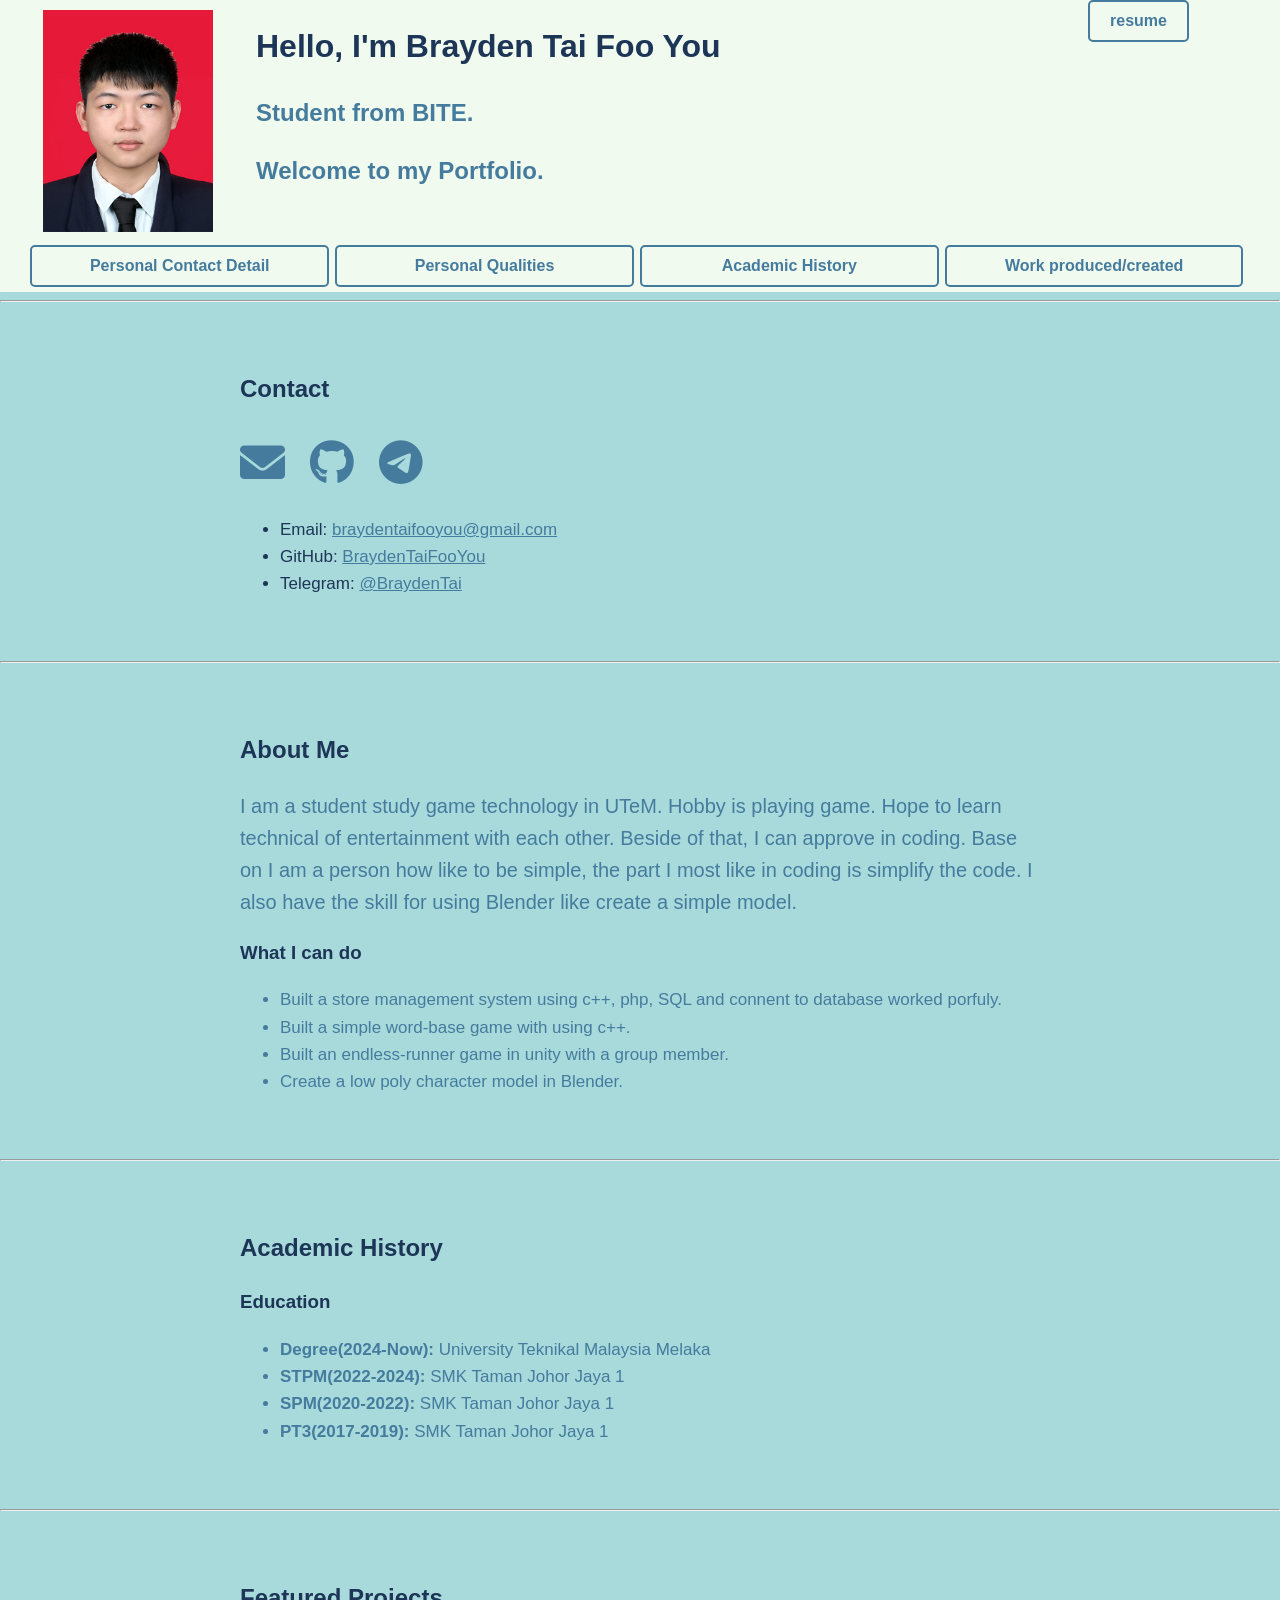
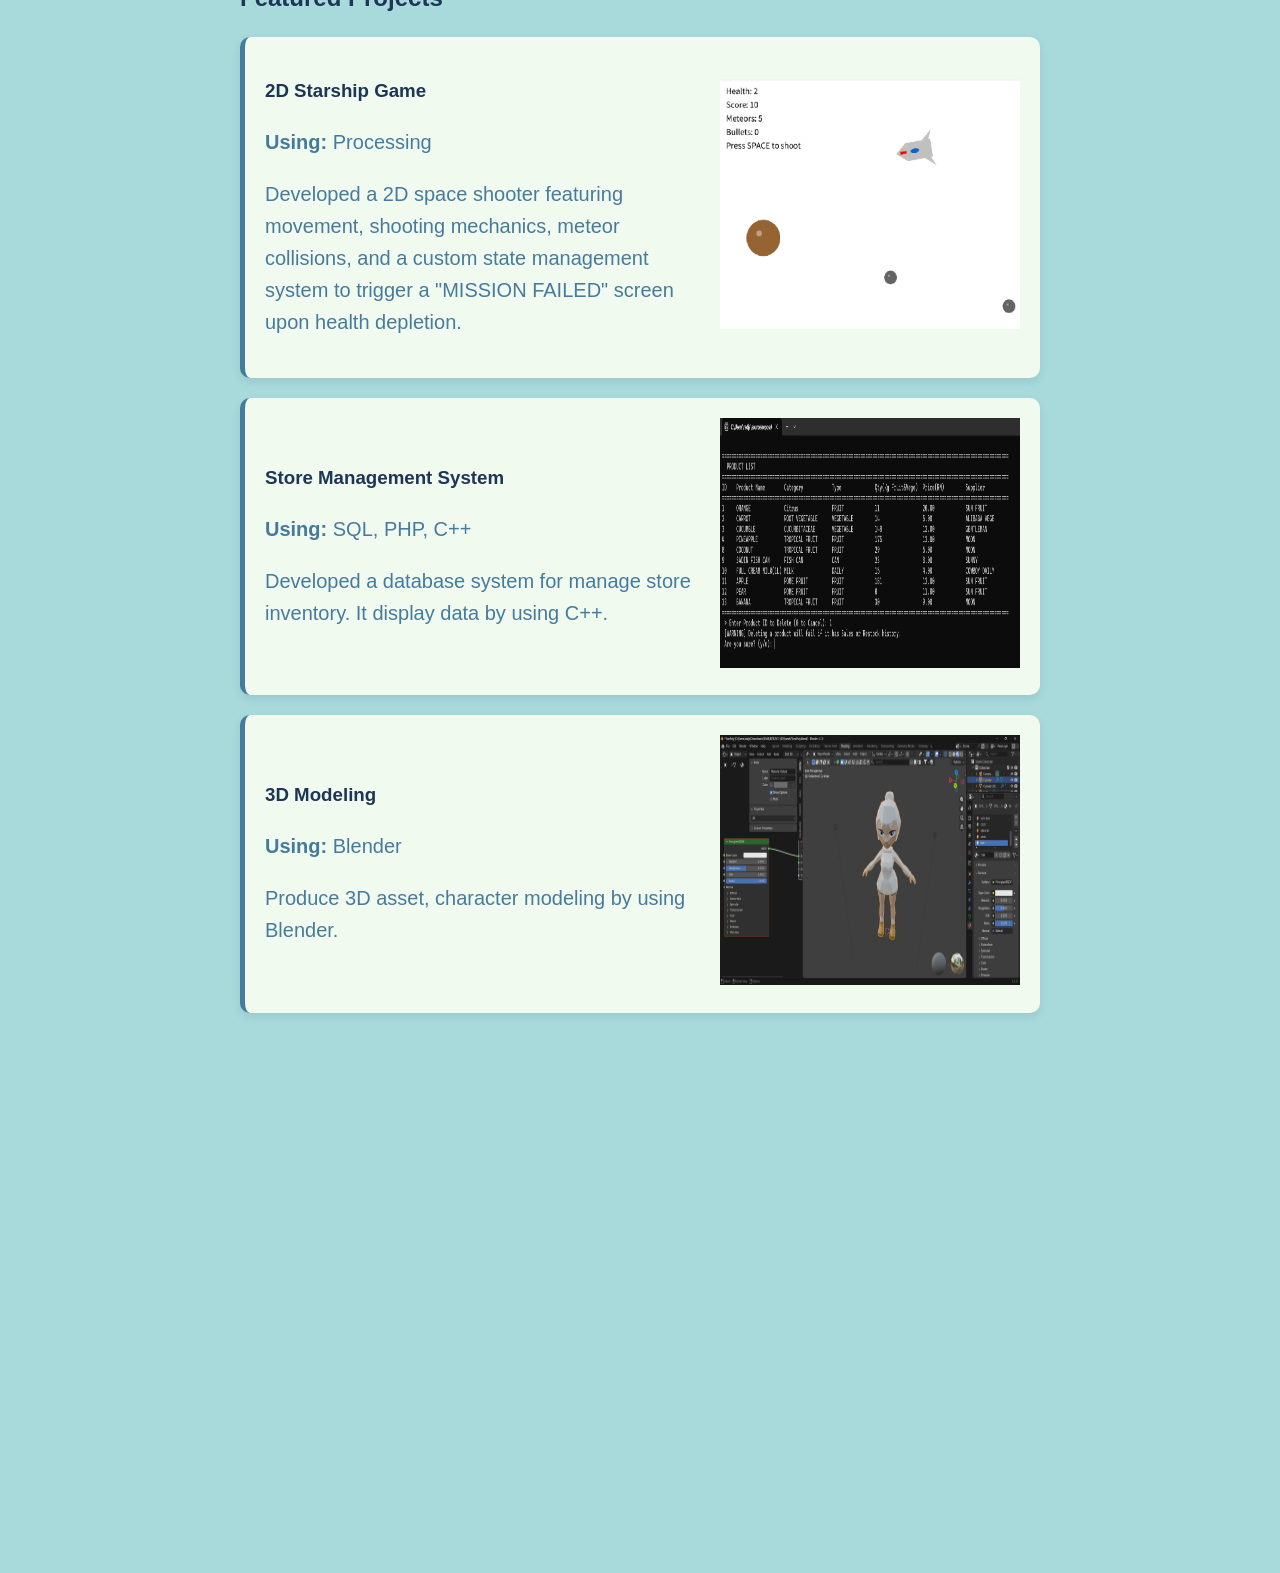
<file: index.html>
<!DOCTYPE html>
<html lang="en">
<head>
    <meta charset="UTF-8">
    <title>My Portfolio</title>
    <link rel="stylesheet" href="style.css">
    <link rel="stylesheet" href="https://cdnjs.cloudflare.com/ajax/libs/font-awesome/6.0.0/css/all.min.css">
</head>

<body>
    <header>
        <div class="myinfo">
            <a href="index.html" class="picture"><div><img src="Pic.jpg" width="170" height="222"></div></a>
            <div>
                <h1>Hello, I'm Brayden Tai Foo You</h1>
                <h2 class="header">Student from BITE.</h2>
                <h2 class="header">Welcome to my Portfolio.</h2>
            </div>
            <a href="resume.pdf" download><div><button class="navigation-btn">resume</button></div></a>
        </div>
    </header>

    <div class="navigationBar">
        <div class="navigation">
            <a href="contact.html"><button class="navigation-btn" data-target="contact">Personal Contact Detail</button></a>
            <a href="personal.html"><button class="navigation-btn" data-target="personal">Personal Qualities</button></a>
            <a href="academic.html"><button class="navigation-btn" data-target="academic">Academic History</button></a>
            <a href="produced.html"><button class="navigation-btn" data-target="produced">Work produced/created</button></a>
        </div>
    </div>
    
    <hr>

    <section id="contact">
        <h2>Contact</h2>
        
        <div class="contact-icons">
            <a href="mailto:braydentaifooyou@gmail.com" title="Email Me">
                <i class="fa-solid fa-envelope"></i>
            </a>
            <a href="https://github.com/BraydenTaiFooYou" target="_blank" title="My GitHub">
                <i class="fa-brands fa-github"></i>
            </a>
            <a href="https://t.me/BraydenTai" target="_blank" title="Message me on Telegram">
                <i class="fa-brands fa-telegram"></i>
            </a>
        </div>
        <ul>
            <li class="contact">Email: <a href="mailto:braydentaifooyou@gmail.com">braydentaifooyou@gmail.com</a></li>
            <li class="contact">GitHub: <a href="https://github.com/BraydenTaiFooYou" target="_blank">BraydenTaiFooYou</a></li>
            <li class="contact">Telegram: <a href="https://t.me/BraydenTai" target="_blank">@BraydenTai</a></li>

        </ul>
    </section>

    <hr>

    <section id="personal">
        <h2>About Me</h2>
        <p>I am a student study game technology in UTeM. Hobby is playing game. Hope to learn technical of entertainment with each other. Beside of that, I can approve in coding. Base on I am a person how like to be simple, the part I most like in coding is simplify the code. I also have the skill for using Blender like create a simple model.</p>
        <h3>What I can do</h3>
        <ul>
            <li>Built a store management system using c++, php, SQL and connent to database worked porfuly.</li>
            <li>Built a simple word-base game with using c++.</li>
            <li>Built an endless-runner game in unity with a group member.</li>
            <li>Create a low poly character model in Blender.</li>
        </ul>
        

    </section>

    <hr>

    <section id="academic">
        <h2>Academic History</h2>
        <h3>Education</h3>
        <ul>
            <li><strong>Degree(2024-Now): </strong>University Teknikal Malaysia Melaka</li>
            <li><Strong>STPM(2022-2024): </Strong>SMK Taman Johor Jaya 1</li>
            <li><strong>SPM(2020-2022): </strong>SMK Taman Johor Jaya 1</li>
            <li><strong>PT3(2017-2019): </strong>SMK Taman Johor Jaya 1</li>
        </ul>
    </section>

    

    <hr>

    <section id="produced">
        <h2>Featured Projects</h2>

        <article>
            <div class="project-text">
                <h3>2D Starship Game</h3>
                <p><strong>Using:</strong> Processing</p>
                <p>Developed a 2D space shooter featuring movement, shooting mechanics, meteor collisions, and a custom state management system to trigger a "MISSION FAILED" screen upon health depletion.</p>
            </div>
            <div class="project-image">
                <img src="starship.png" alt="starship game preview" width="300" height="250">
            </div>
        </article>

        <article>
            <div class="project-text">
                <h3>Store Management System</h3>
                <p><strong>Using:</strong> SQL, PHP, C++</p>
                <p>Developed a database system for manage store inventory. It display data by using C++.</p>
            </div>
            <div class="project-image">
                <img src="inventory.png" alt="Word base game preview" width="300" height="250">
            </div>
        </article>

        <article>
            <div class="project-text">
                <h3>3D Modeling</h3>
                <p><strong>Using:</strong> Blender</p>
                <p>Produce 3D asset, character modeling by using Blender.</p>
            </div>
            <div class="project-image">
                <img src="lowpoly.png" alt="Word base game preview" width="300" height="250">
            </div>
        </article>
    </section>
</body>
</html>
</file>
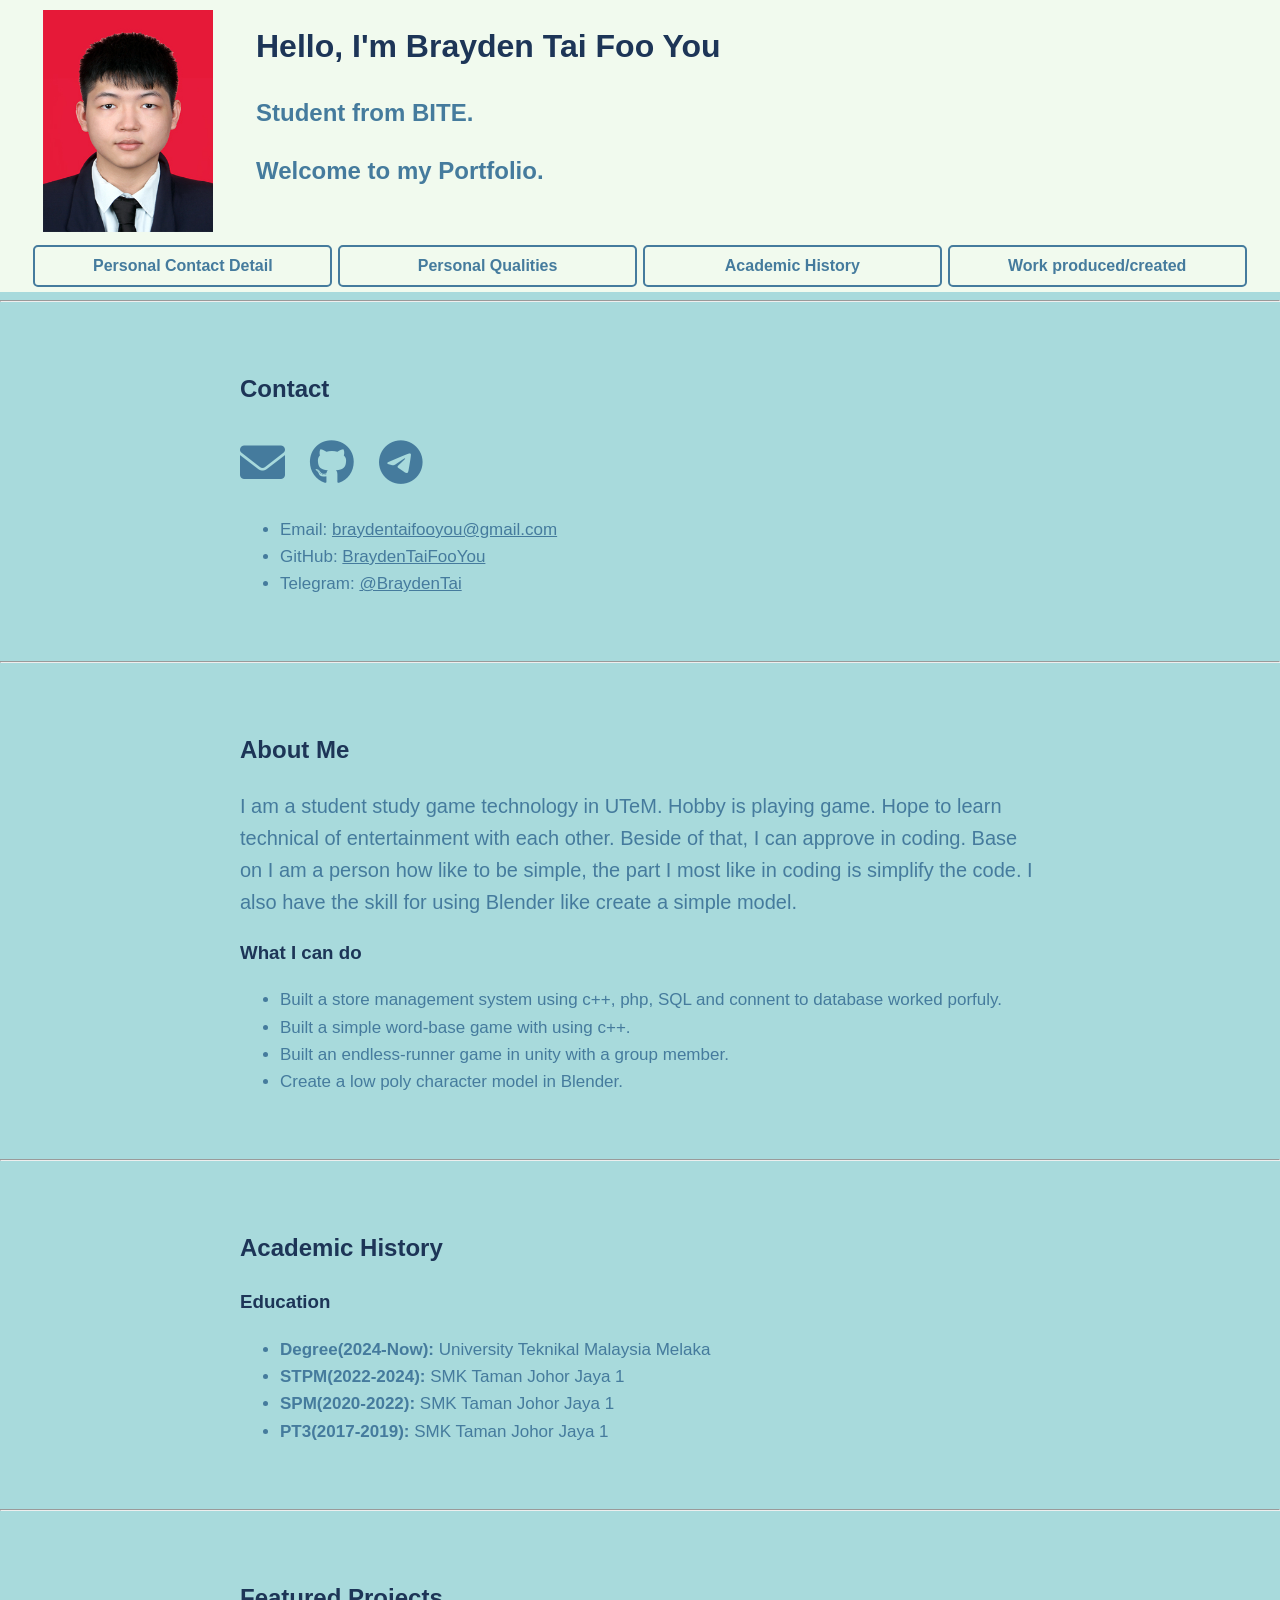
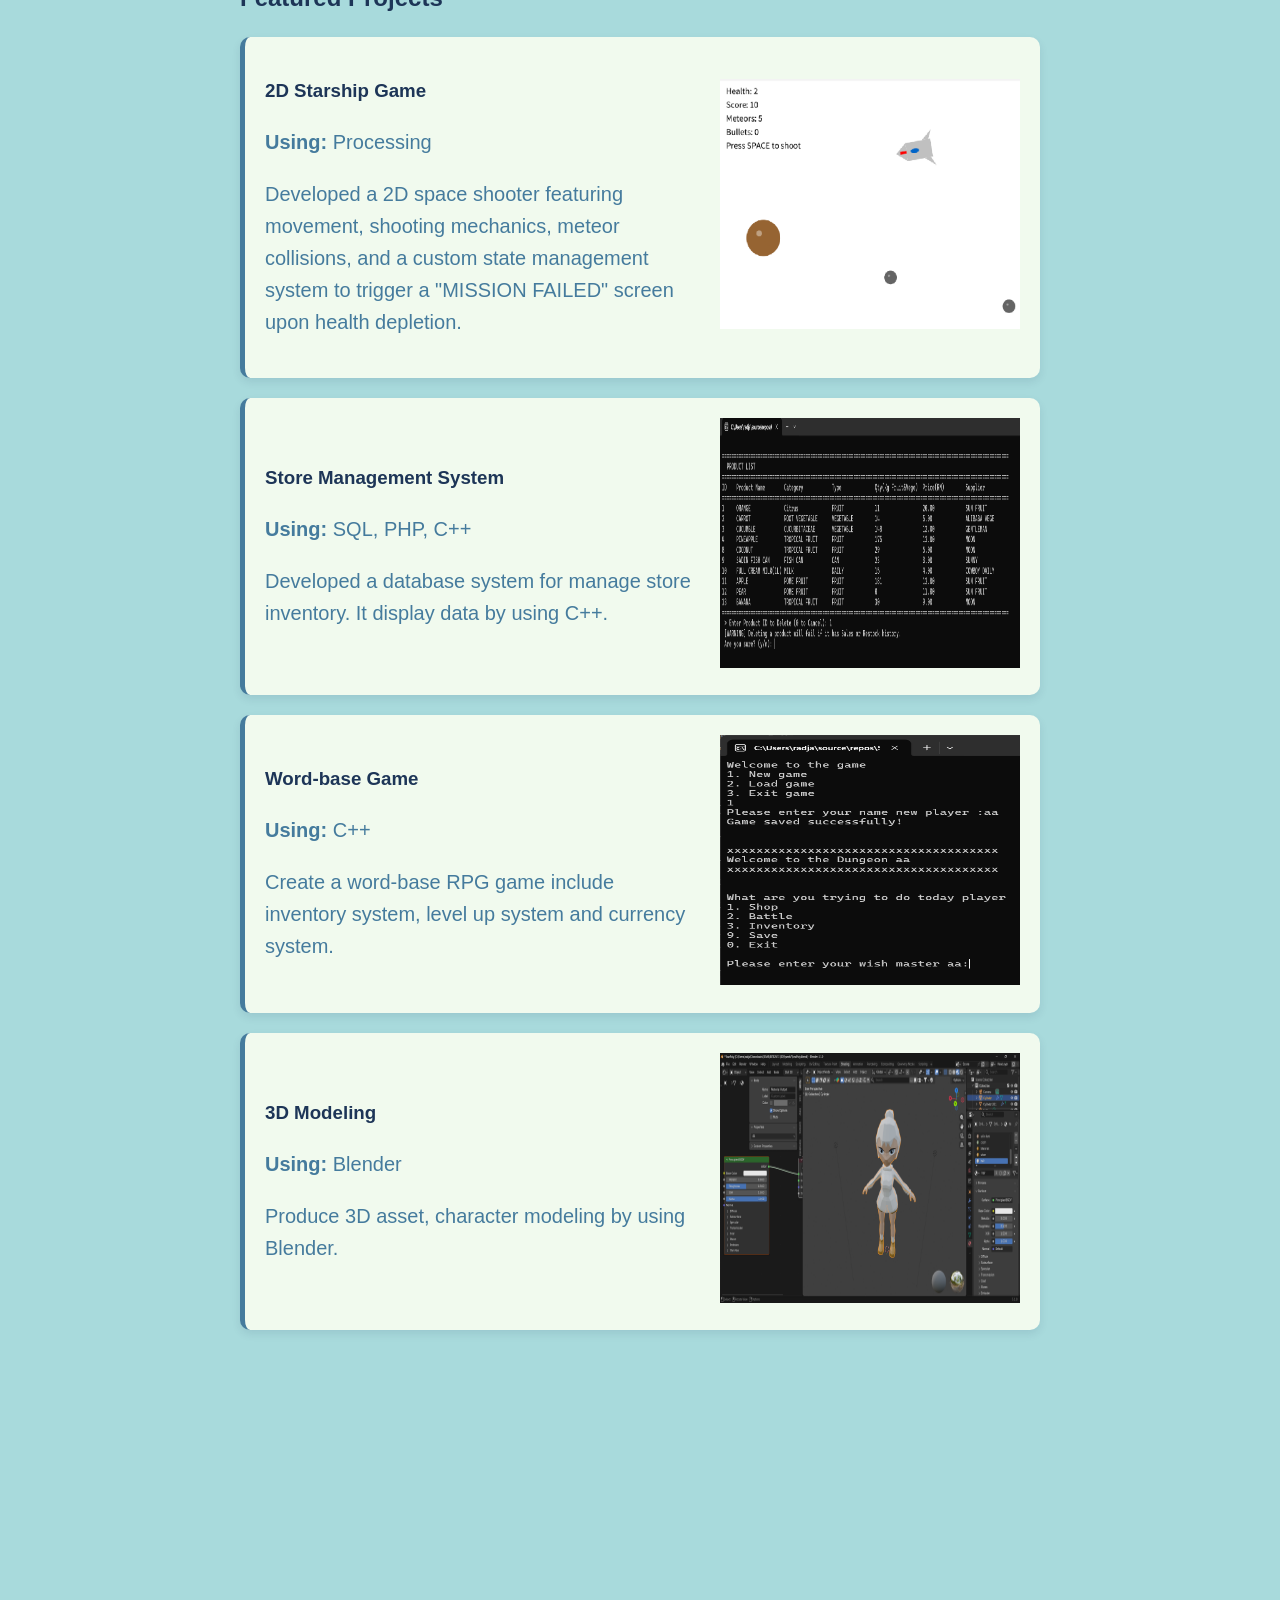
<file: Index.html>
<!DOCTYPE html>
<html lang="en">
<head>
    <meta charset="UTF-8">
    <title>My Portfolio</title>
    <link rel="stylesheet" href="style.css">
    <link rel="stylesheet" href="https://cdnjs.cloudflare.com/ajax/libs/font-awesome/6.0.0/css/all.min.css">
</head>

<body>
    <header>
        <div class="myinfo">
           <div class="picture"><img src="Pic.jpg" width="170" height="222"></div>
            <div>
            <h1>Hello, I'm Brayden Tai Foo You</h1>
            <h2 class="header">Student from BITE.</h2>
            <h2 class="header">Welcome to my Portfolio.</h2>
            </div>
        </div>
    </header>
    
    <div class="navigationBar">
            <div class="navigation">
                <button class="navigation-btn" data-target="contact">Personal Contact Detail</button>
                <button class="navigation-btn" data-target="personal">Personal Qualities</button>
                <button class="navigation-btn" data-target="academic">Academic History</button>
                <button class="navigation-btn" data-target="produced">Work produced/created</button>
            </div>
        </div>
    
    <hr>

    <section id="contact">
        <h2>Contact</h2>
        
        <div class="contact-icons">
            <a href="mailto:braydentaifooyou@gmail.com" title="Email Me">
                <i class="fa-solid fa-envelope"></i>
            </a>
            <a href="https://github.com/BraydenTaiFooYou" target="_blank" title="My GitHub">
                <i class="fa-brands fa-github"></i>
            </a>
            <a href="https://t.me/BraydenTai" target="_blank" title="Message me on Telegram">
                <i class="fa-brands fa-telegram"></i>
            </a>
        </div>
        <ul>
            <li>Email: <a href="mailto:braydentaifooyou@gmail.com">braydentaifooyou@gmail.com</a></li>
            <li>GitHub: <a href="https://github.com/BraydenTaiFooYou" target="_blank">BraydenTaiFooYou</a></li>
            <li>Telegram: <a href="https://t.me/BraydenTai" target="_blank">@BraydenTai</a></li>

        </ul>
    </section>

    <hr>

    <section id="personal">
        <h2>About Me</h2>
        <p>I am a student study game technology in UTeM. Hobby is playing game. Hope to learn technical of entertainment with each other. Beside of that, I can approve in coding. Base on I am a person how like to be simple, the part I most like in coding is simplify the code. I also have the skill for using Blender like create a simple model.</p>
        <h3>What I can do</h3>
        <ul>
            <li>Built a store management system using c++, php, SQL and connent to database worked porfuly.</li>
            <li>Built a simple word-base game with using c++.</li>
            <li>Built an endless-runner game in unity with a group member.</li>
            <li>Create a low poly character model in Blender.</li>
        </ul>
        

    </section>

    <hr>

    <section id="academic">
        <h2>Academic History</h2>
        <h3>Education</h3>
        <ul>
            <li><strong>Degree(2024-Now): </strong>University Teknikal Malaysia Melaka</li>
            <li><Strong>STPM(2022-2024): </Strong>SMK Taman Johor Jaya 1</li>
            <li><strong>SPM(2020-2022): </strong>SMK Taman Johor Jaya 1</li>
            <li><strong>PT3(2017-2019): </strong>SMK Taman Johor Jaya 1</li>
        </ul>
        

    </section>

    

    <hr>

    <section id="produced">
        <h2>Featured Projects</h2>

        <article>
            <div class="project-text">
                <h3>2D Starship Game</h3>
                <p><strong>Using:</strong> Processing</p>
                <p>Developed a 2D space shooter featuring movement, shooting mechanics, meteor collisions, and a custom state management system to trigger a "MISSION FAILED" screen upon health depletion.</p>
            </div>
            <div class="project-image">
                <img src="starship.png" alt="starship game preview" width="300" height="250">
            </div>
        </article>

        <article>
            <div class="project-text">
                <h3>Store Management System</h3>
                <p><strong>Using:</strong> SQL, PHP, C++</p>
                <p>Developed a database system for manage store inventory. It display data by using C++.</p>
            </div>
            <div class="project-image">
                <img src="inventory.png" alt="Word base game preview" width="300" height="250">
            </div>
        </article>

        <article>
            <div class="project-text">
                <h3>Word-base Game</h3>
                <p><strong>Using:</strong> C++</p>
                <p>Create a word-base RPG game include inventory system, level up system and currency system. </p>
            </div>
            <div class="project-image">
                <img src="wordbase.png" alt="Word base game preview" width="300" height="250">
            </div>
        </article>

        <article>
            <div class="project-text">
                <h3>3D Modeling</h3>
                <p><strong>Using:</strong> Blender</p>
                <p>Produce 3D asset, character modeling by using Blender.</p>
            </div>
            <div class="project-image">
                <img src="lowpoly.png" alt="Word base game preview" width="300" height="250">
            </div>
        </article>

    </section>

    <script>
    const navLinks = document.querySelectorAll(".navigation-btn");

    // 1. Make the buttons click to jump instantly to the section
    navLinks.forEach(btn => {
        btn.addEventListener("click", () => {
            const targetId = btn.getAttribute("data-target");
            document.getElementById(targetId).scrollIntoView();
        });
    });
</script>
</body>
</html>
</file>
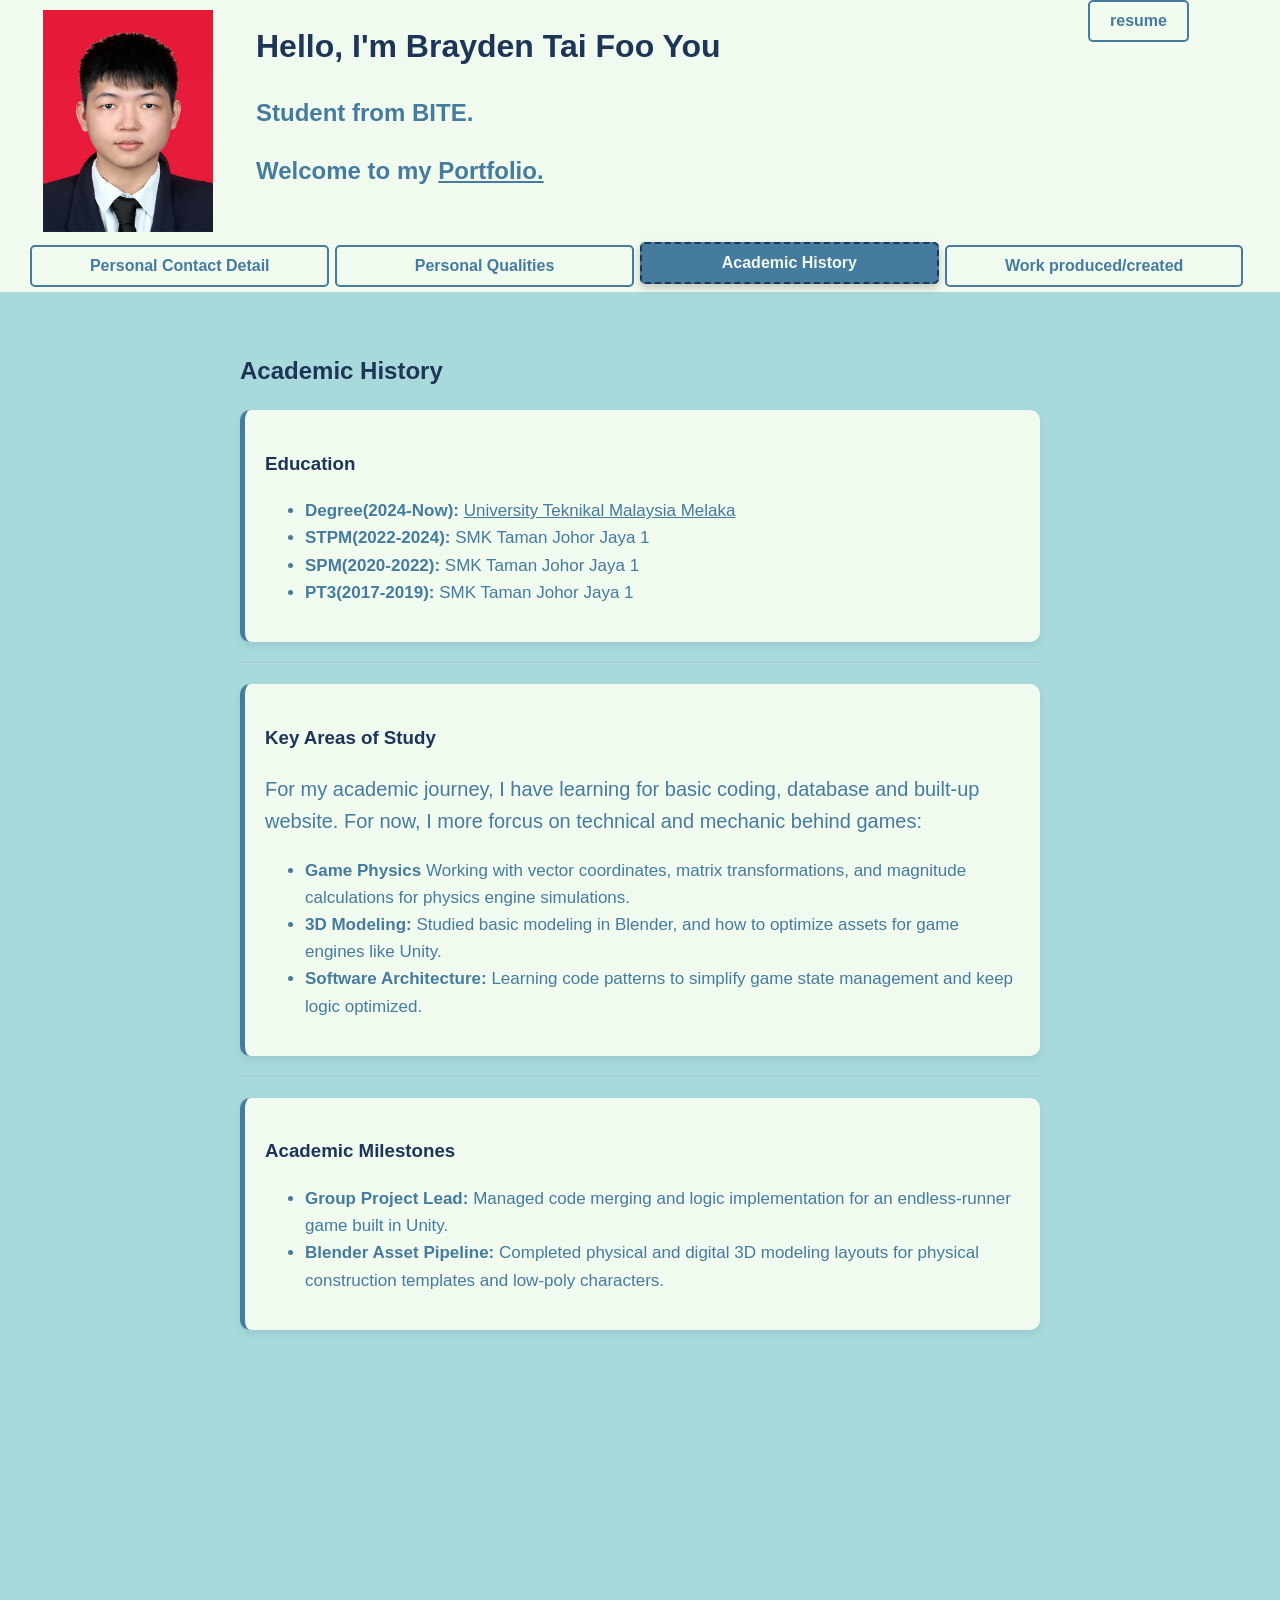
<file: academic.html>
<!DOCTYPE html>
<html lang="en">
<head>
    <meta charset="UTF-8">
    <title>My Portfolio</title>
    <link rel="stylesheet" href="style.css">
</head>

<body>
    <header>
        <div class="myinfo">
            <a href="index.html" class="picture"><div><img src="Pic.jpg" width="170" height="222"></div></a>
            <div>
                <h1>Hello, I'm Brayden Tai Foo You</h1>
                <h2 class="header">Student from BITE.</h2>
                <h2 class="header">Welcome to my <a href="index.html">Portfolio.</a></h2>
            </div>
            <a href="resume.pdf" download><div><button class="navigation-btn">resume</button></div></a>
        </div>
    </header>

    <div class="navigationBar">
        <div class="navigation">
            <a href="contact.html"><button class="navigation-btn" data-target="contact">Personal Contact Detail</button></a>
            <a href="personal.html"><button class="navigation-btn" data-target="personal">Personal Qualities</button></a>
            <a href="academic.html"><button class="navigation-btn-selected" data-target="academic">Academic History</button></a>
            <a href="produced.html"><button class="navigation-btn" data-target="produced">Work produced/created</button></a>
        </div>
    </div>

    <section>
        <h2>Academic History</h2>
        <article>
            <div class="project-text">
                <h3>Education</h3>
                <ul>
                    <li><strong>Degree(2024-Now): </strong><a href="https://www.utem.edu.my/">University Teknikal Malaysia Melaka</a></li>
                    <li><Strong>STPM(2022-2024): </Strong>SMK Taman Johor Jaya 1</li>
                    <li><strong>SPM(2020-2022): </strong>SMK Taman Johor Jaya 1</li>
                    <li><strong>PT3(2017-2019): </strong>SMK Taman Johor Jaya 1</li>
                </ul>
            </div>
        </article>
    <hr style="margin: 20px 0; opacity: 0.2;">
        <article>
            <div class="project-text">
                <h3>Key Areas of Study</h3>
                <p>For my academic journey, I have learning for basic coding, database and built-up website. For now, I more forcus on technical and mechanic behind games:</p>
                
                <ul>
                    <li><strong>Game Physics</strong> Working with vector coordinates, matrix transformations, and magnitude calculations for physics engine simulations.</li>
                    <li><strong>3D Modeling:</strong> Studied basic modeling in Blender, and how to optimize assets for game engines like Unity.</li>
                    <li><strong>Software Architecture:</strong> Learning code patterns to simplify game state management and keep logic optimized.</li>
                </ul>
            </div>
        </article>
    <hr style="margin: 20px 0; opacity: 0.2;">
        <article>
            <div class="project-text">
                <h3>Academic Milestones</h3>
                <ul>
                    <li><strong>Group Project Lead:</strong> Managed code merging and logic implementation for an endless-runner game built in Unity.</li>
                    <li><strong>Blender Asset Pipeline:</strong> Completed physical and digital 3D modeling layouts for physical construction templates and low-poly characters.</li>
                </ul>
            </div>
        </article>
    </section>
</body>
</html>
</file>
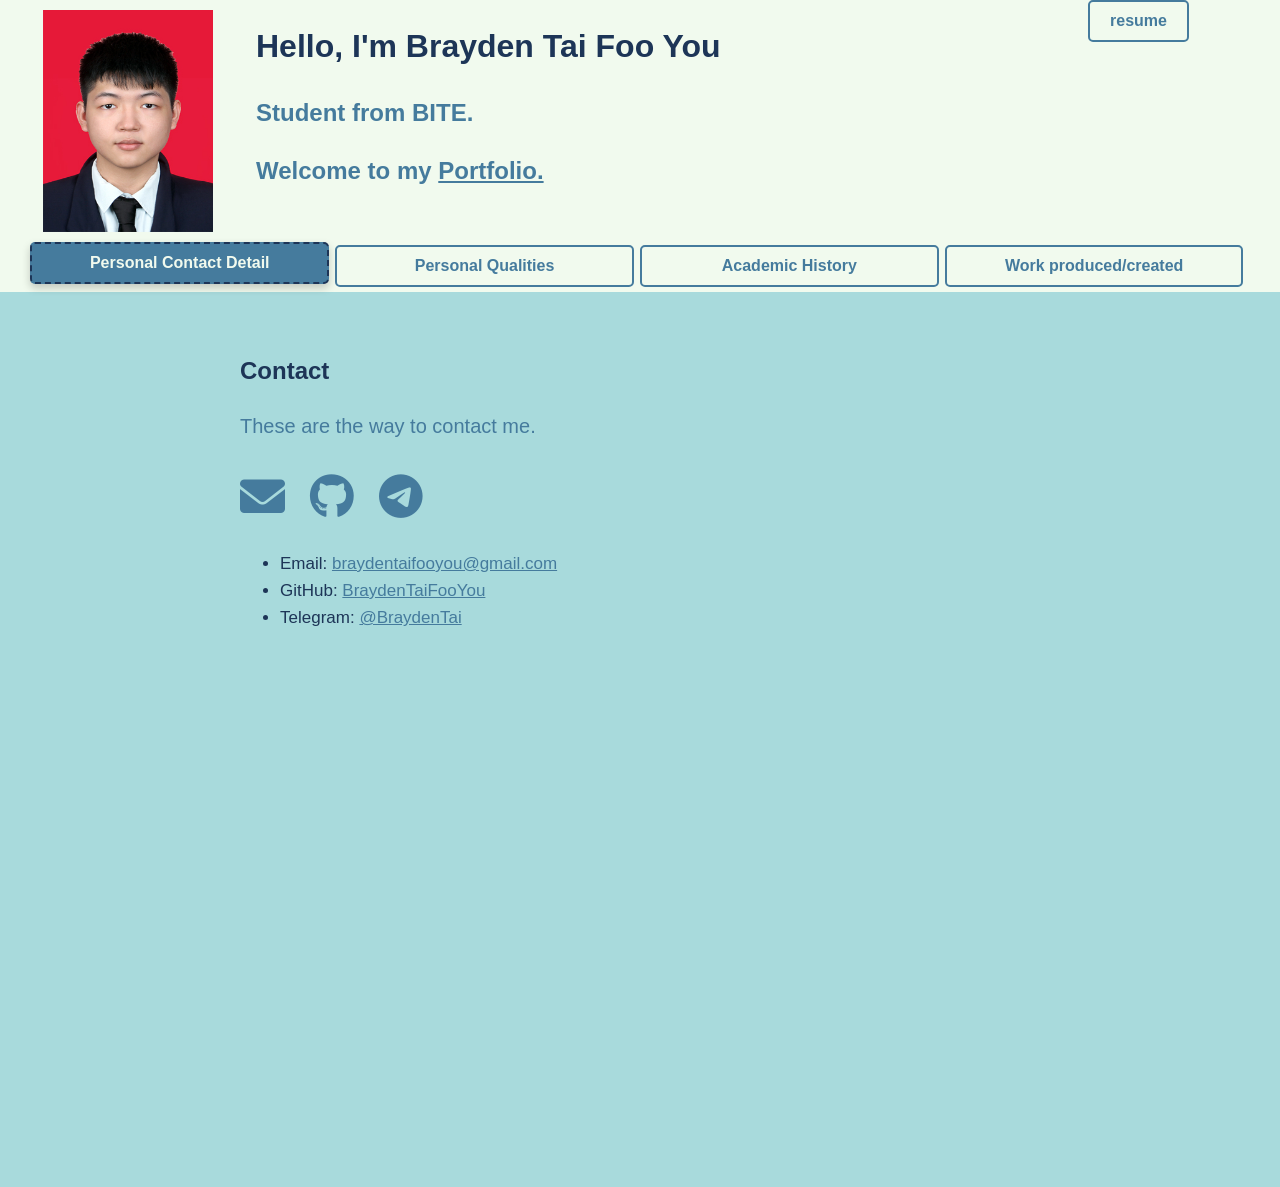
<file: contact.html>
<!DOCTYPE html>
<html lang="en">
<head>
    <meta charset="UTF-8">
    <title>My Portfolio</title>
    <link rel="stylesheet" href="style.css">
    <link rel="stylesheet" href="https://cdnjs.cloudflare.com/ajax/libs/font-awesome/6.0.0/css/all.min.css">
</head>

<body>
    <header>
        <div class="myinfo">
            <a href="index.html" class="picture"><div><img src="Pic.jpg" width="170" height="222"></div></a>
            <div>
                <h1>Hello, I'm Brayden Tai Foo You</h1>
                <h2 class="header">Student from BITE.</h2>
                <h2 class="header">Welcome to my <a href="index.html">Portfolio.</a></h2>
            </div>
            <a href="resume.pdf" download><div><button class="navigation-btn">resume</button></div></a>
        </div>
    </header>

    <div class="navigationBar">
        <div class="navigation">
            <a href="contact.html"><button class="navigation-btn-selected" data-target="contact">Personal Contact Detail</button></a>
            <a href="personal.html"><button class="navigation-btn" data-target="personal">Personal Qualities</button></a>
            <a href="academic.html"><button class="navigation-btn" data-target="academic">Academic History</button></a>
            <a href="produced.html"><button class="navigation-btn" data-target="produced">Work produced/created</button></a>
        </div>
    </div>

    <section>
        <h2>Contact</h2>
        <p>These are the way to contact me.</p>
        <div class="contact-icons">
            <a href="mailto:braydentaifooyou@gmail.com" title="Email Me">
                <i class="fa-solid fa-envelope"></i>
            </a>
            <a href="https://github.com/BraydenTaiFooYou" target="_blank" title="My GitHub">
                <i class="fa-brands fa-github"></i>
            </a>
            <a href="https://t.me/BraydenTai" target="_blank" title="Message me on Telegram">
                <i class="fa-brands fa-telegram"></i>
            </a>
        </div>
        <ul>
            <li class="contact">Email: <a href="mailto:braydentaifooyou@gmail.com">braydentaifooyou@gmail.com</a></li>
            <li class="contact">GitHub: <a href="https://github.com/BraydenTaiFooYou" target="_blank">BraydenTaiFooYou</a></li>
            <li class="contact">Telegram: <a href="https://t.me/BraydenTai" target="_blank">@BraydenTai</a></li>

        </ul>
    </section>
    </body>
    </html>
</file>
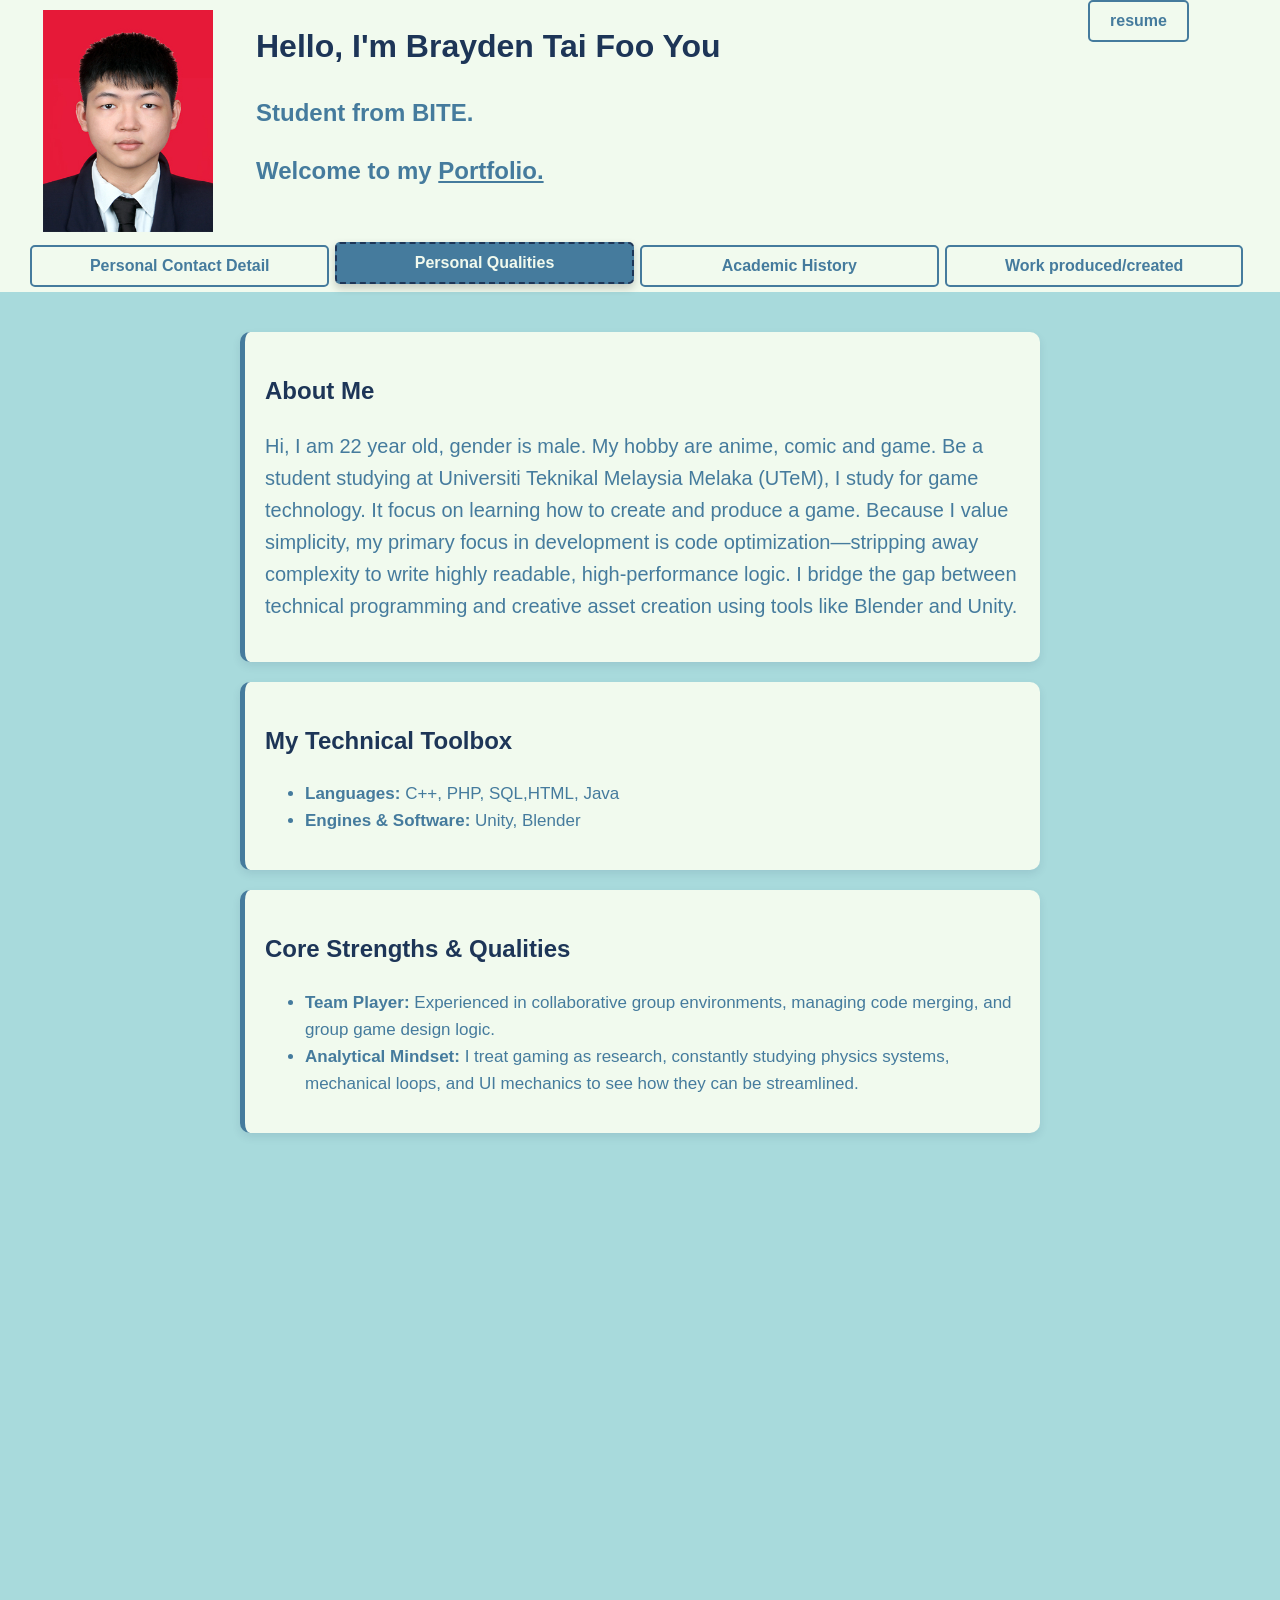
<file: personal.html>
<!DOCTYPE html>
<html lang="en">
<head>
    <meta charset="UTF-8">
    <title>My Portfolio</title>
    <link rel="stylesheet" href="style.css">
</head>

<body>
    <header>
        <div class="myinfo">
            <a href="index.html" class="picture"><div><img src="Pic.jpg" width="170" height="222"></div></a>
            <div>
                <h1>Hello, I'm Brayden Tai Foo You</h1>
                <h2 class="header">Student from BITE.</h2>
                <h2 class="header">Welcome to my <a href="index.html">Portfolio.</a></h2>
            </div>
            <a href="resume.pdf" download><div><button class="navigation-btn">resume</button></div></a>
        </div>
    </header>

    <div class="navigationBar">
        <div class="navigation">
            <a href="contact.html"><button class="navigation-btn" data-target="contact">Personal Contact Detail</button></a>
            <a href="personal.html"><button class="navigation-btn-selected" data-target="personal">Personal Qualities</button></a>
            <a href="academic.html"><button class="navigation-btn" data-target="academic">Academic History</button></a>
            <a href="produced.html"><button class="navigation-btn" data-target="produced">Work produced/created</button></a>
        </div>
    </div>

    <section>
        <article>
            <div class="project-text">
                <h2>About Me</h2>
                <p>Hi, I am 22 year old, gender is male. My hobby are anime, comic and game. Be a student studying at Universiti Teknikal Melaysia Melaka (UTeM), I study for game technology. It focus on learning how to create and produce a game. Because I value simplicity, my primary focus in development is code optimization—stripping away complexity to write highly readable, high-performance logic. I bridge the gap between technical programming and creative asset creation using tools like Blender and Unity.</p>
            </div>
        </article>
        <article>
            <div class="project-text">
                <h2>My Technical Toolbox</h2>
                <ul>
                    <li><strong>Languages:</strong> C++, PHP, SQL,HTML, Java</li>
                    <li><strong>Engines & Software:</strong> Unity, Blender</li>
                </ul>
            </div>
        </article>
        <article>
            <div class="project-text">
                <h2>Core Strengths & Qualities</h2>
                <ul>
                    <li><strong>Team Player:</strong> Experienced in collaborative group environments, managing code merging, and group game design logic.</li>
                    <li><strong>Analytical Mindset:</strong> I treat gaming as research, constantly studying physics systems, mechanical loops, and UI mechanics to see how they can be streamlined.</li>
                </ul>
            </div>
        </article>

</section>
</body>
</html>
</file>
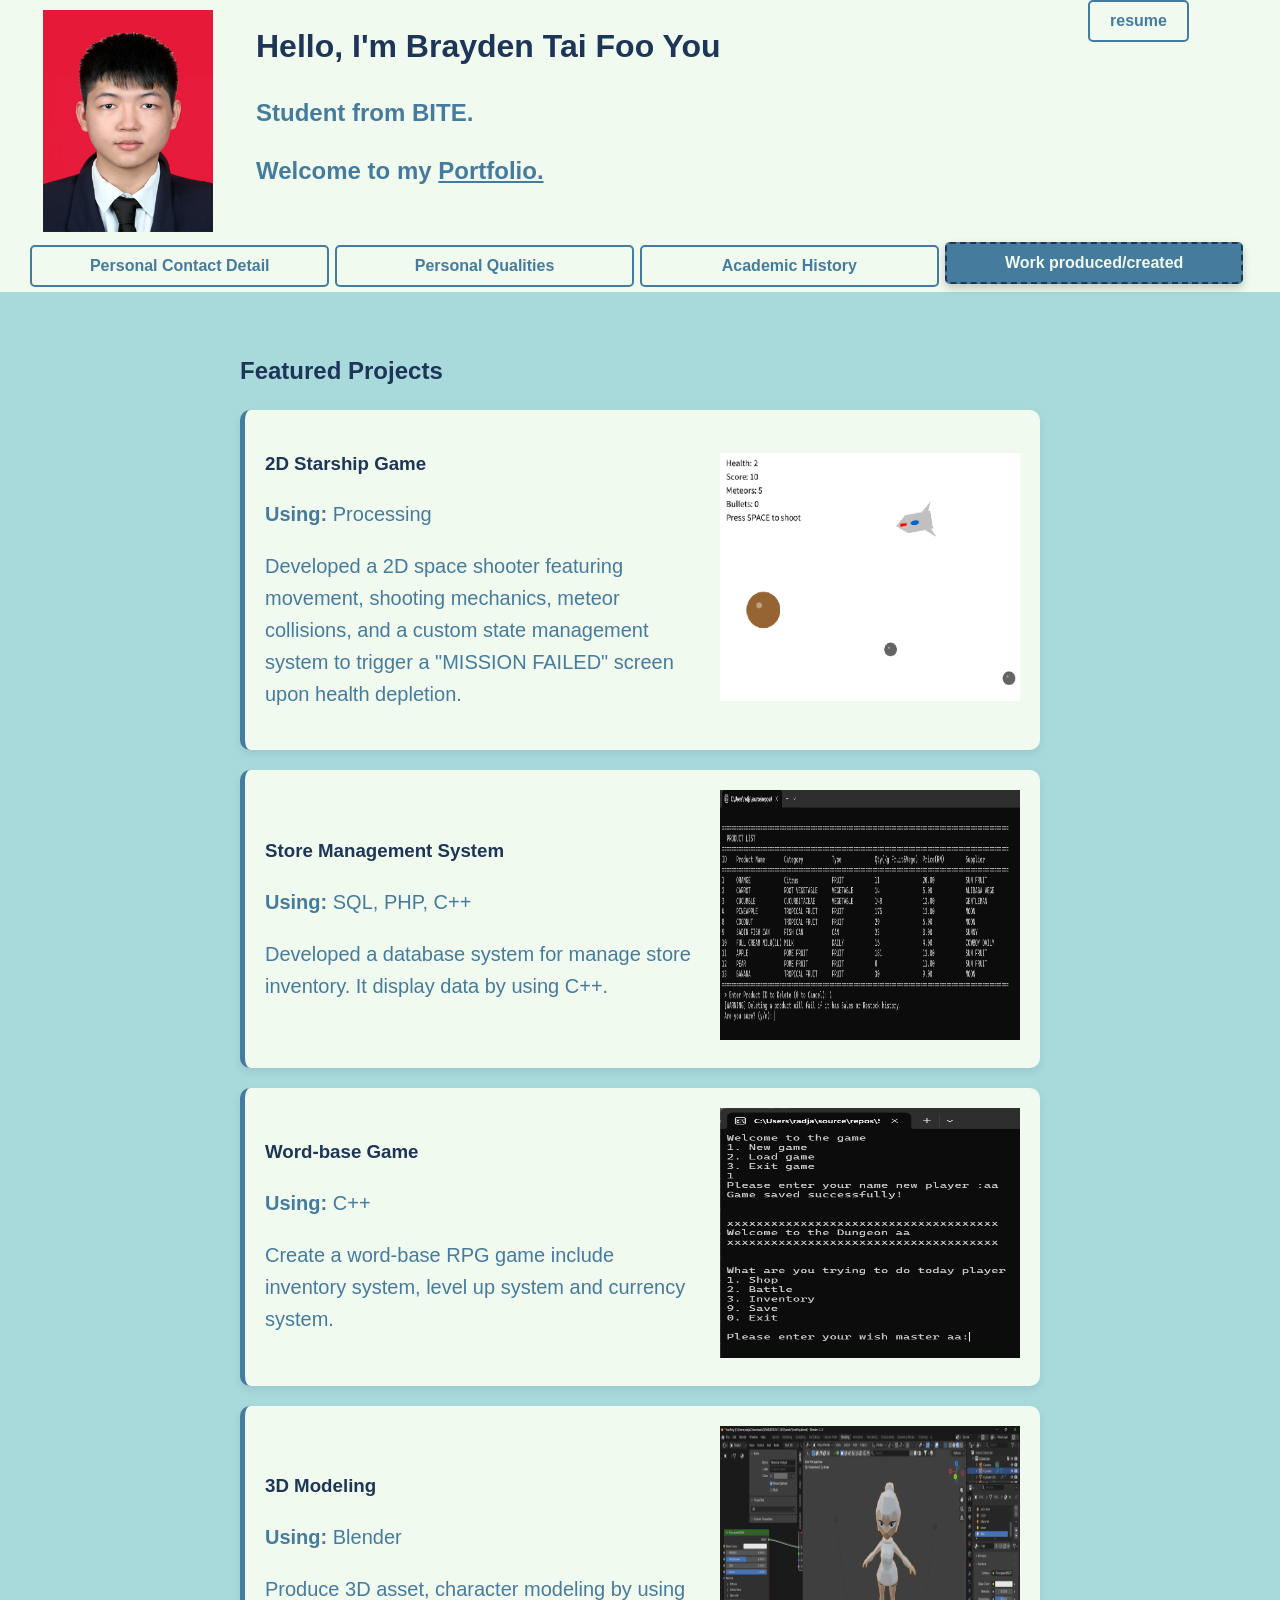
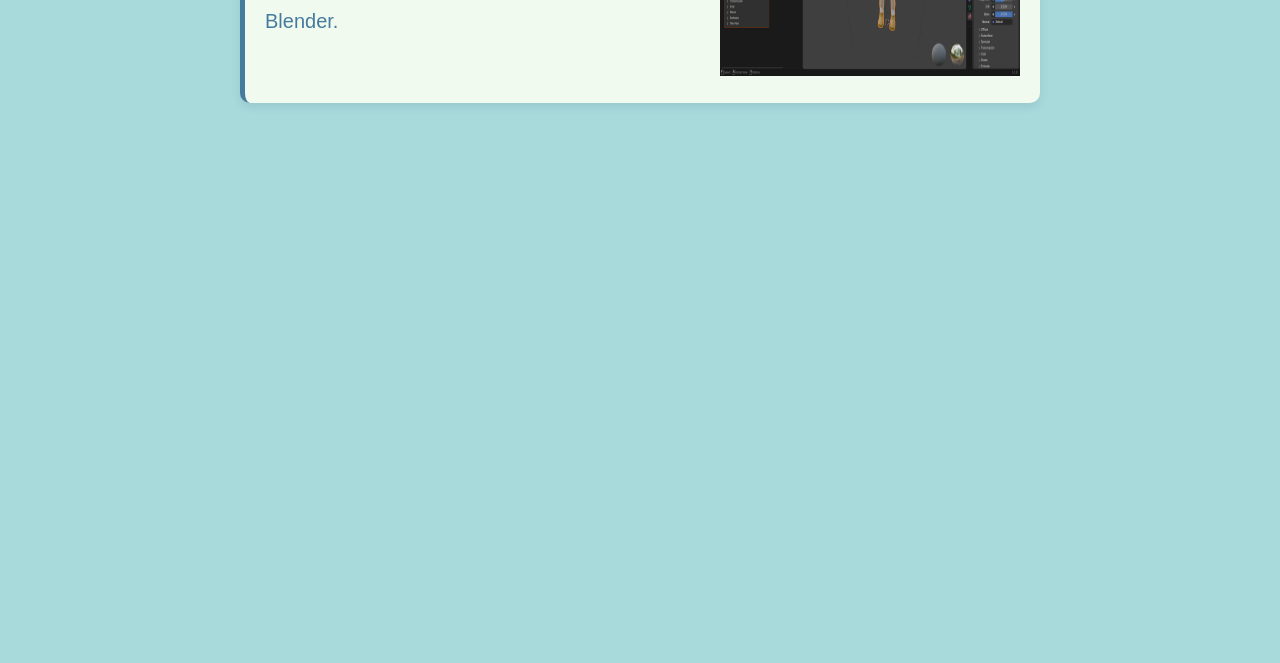
<file: produced.html>
<!DOCTYPE html>
<html lang="en">
<head>
    <meta charset="UTF-8">
    <title>My Portfolio</title>
    <link rel="stylesheet" href="style.css">
</head>

<body>
    <header>
        <div class="myinfo">
            <a href="index.html" class="picture"><div><img src="Pic.jpg" width="170" height="222"></div></a>
            <div>
                <h1>Hello, I'm Brayden Tai Foo You</h1>
                <h2 class="header">Student from BITE.</h2>
                <h2 class="header">Welcome to my <a href="index.html">Portfolio.</a></h2>
            </div>
            <a href="resume.pdf" download><div><button class="navigation-btn">resume</button></div></a>
        </div>
    </header>

    <div class="navigationBar">
        <div class="navigation">
            <a href="contact.html"><button class="navigation-btn" data-target="contact">Personal Contact Detail</button></a>
            <a href="personal.html"><button class="navigation-btn" data-target="personal">Personal Qualities</button></a>
            <a href="academic.html"><button class="navigation-btn" data-target="academic">Academic History</button></a>
            <a href="produced.html"><button class="navigation-btn-selected" data-target="produced">Work produced/created</button></a>
        </div>
    </div>

    <section>
        <h2>Featured Projects</h2>

        <article>
            <div class="project-text">
                <h3>2D Starship Game</h3>
                <p><strong>Using:</strong> Processing</p>
                <p>Developed a 2D space shooter featuring movement, shooting mechanics, meteor collisions, and a custom state management system to trigger a "MISSION FAILED" screen upon health depletion.</p>
            </div>
            <div class="project-image">
                <img src="starship.png" alt="starship game preview" width="300" height="250">
            </div>
        </article>

        <article>
            <div class="project-text">
                <h3>Store Management System</h3>
                <p><strong>Using:</strong> SQL, PHP, C++</p>
                <p>Developed a database system for manage store inventory. It display data by using C++.</p>
            </div>
            <div class="project-image">
                <img src="inventory.png" alt="Word base game preview" width="300" height="250">
            </div>
        </article>

        <article>
            <div class="project-text">
                <h3>Word-base Game</h3>
                <p><strong>Using:</strong> C++</p>
                <p>Create a word-base RPG game include inventory system, level up system and currency system. </p>
            </div>
            <div class="project-image">
                <img src="wordbase.png" alt="Word base game preview" width="300" height="250">
            </div>
        </article>

        <article>
            <div class="project-text">
                <h3>3D Modeling</h3>
                <p><strong>Using:</strong> Blender</p>
                <p>Produce 3D asset, character modeling by using Blender.</p>
            </div>
            <div class="project-image">
                <img src="lowpoly.png" alt="Word base game preview" width="300" height="250">
            </div>
        </article>
    </section>
    
</body>
</html>
</file>
<file: style.css>
header{
    background-color: #F1FAEE;
}
    
body {
    background-color: #a8dadc;
    font-family: 'Segoe UI', Tahoma, Geneva, Verdana, sans-serif;
    line-height: 1.6;
    margin: 0;
    padding-bottom: 500px;
}

h1{
    color: #1D3557;
}
h2.header{
    color: #457B9D;
}
h2{
    color: #1D3557;
}
h3{
    color: #1D3557;
}
p{
    color: #457B9D;
    font-size: 20px;
}
li.contact{
    color: #1D3557;
    font-size: 17px;
}
li{
    color: #457B9D;
    font-size: 17px;
}




div.myinfo{
    display: grid;
    grid-template-columns: 20% 65% 10%;
    background-color: #F1FAEE;
}
.picture{
    margin: auto;
    margin-top: 10px;
}
.picture:hover{
    transform: translateY(-3px);
}

div.navigationBar{
    padding:5px;
    background-color: #F1FAEE;
    position: sticky;
    top: 0;
    z-index: 1000;
}
div.navigation{
    display: grid;
    grid-template-columns: 25% 25% 25% 25%;
    width: 96%;
    margin: auto; 
}
div.navigation button{
    width:98%;
    margin: auto;
}
.navigation-btn{
    background-color: #F1FAEE;
    color: #457B9D;            
    border: 2px solid #457B9D;
    padding: 10px 20px;
    font-size: 16px;
    font-weight: bold;
    cursor: pointer;          
    border-radius: 5px;
    transition: all 0.3s ease;     
}
.navigation-btn:hover {
    background-color: #457B9D; 
    color: #1D3557;
}
.navigation-btn:active {
    background-color: #1D3557; 
    color: #F1FAEE;
    transition: all 0.3s ease; 
    border: 2px solid #1D3557;
    transform: translateY(-3px);
    box-shadow: 0 4px 8px rgba(0,0,0,0.2);               
}
.navigation-btn-selected {
    padding: 10px 20px;
    font-size: 16px;
    font-weight: bold;
    cursor: pointer;          
    border-radius: 5px;
    outline: none;
    border: 2px dashed #1D3557;
    background-color: #457B9D;
    color: #F1FAEE;
    transform: translateY(-3px);
    box-shadow: 0 4px 8px rgba(0,0,0,0.2);
}

section {
    max-width: 800px;
    margin: auto;
    padding: 40px 20px;
}

a:link {
    color: #457B9D;
}
a:visited {
    color: #457B9D;
}
a:hover {
    color: #1D3557;
}
a:active {
    color: #E63946;
}

article {
    background-color: #F1FAEE;
    padding: 20px;
    border-radius: 10px;
    margin-bottom: 20px;
    box-shadow: 0 4px 8px rgba(29, 53, 87, 0.1);
    border-left: 5px solid #457B9D;
    display: flex;
    justify-content: space-between;
    align-items: center;
    gap: 20px;
}
.project-text {
    flex: 1; 
}

.contact-icons {
    display: flex;
    gap: 25px;
    margin-top: 20px;
}
.contact-icons a {
    color: #457B9D;
    font-size: 45px;
    transition: all 0.3s ease;
    text-decoration: none;
}
.contact-icons a:hover {
    color: #1D3557;
    transform: translateY(-5px);
}
</file>
